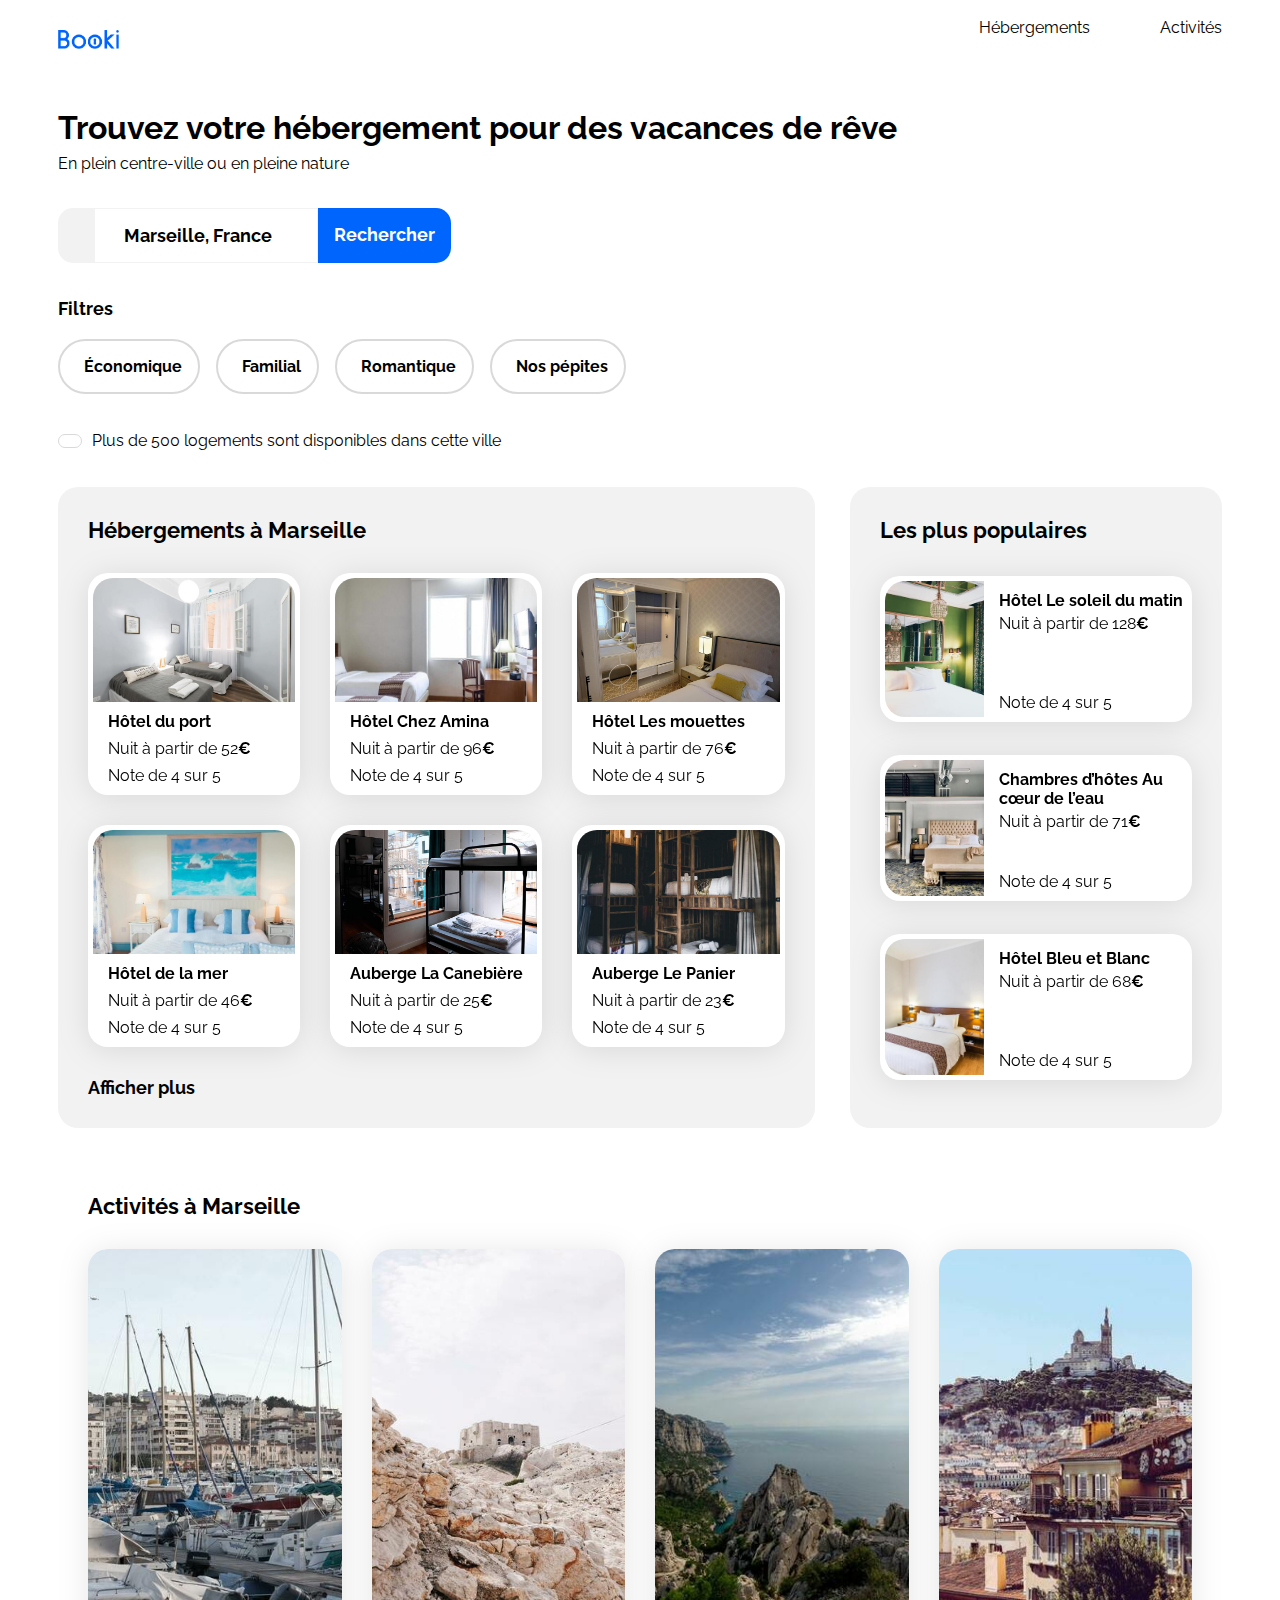
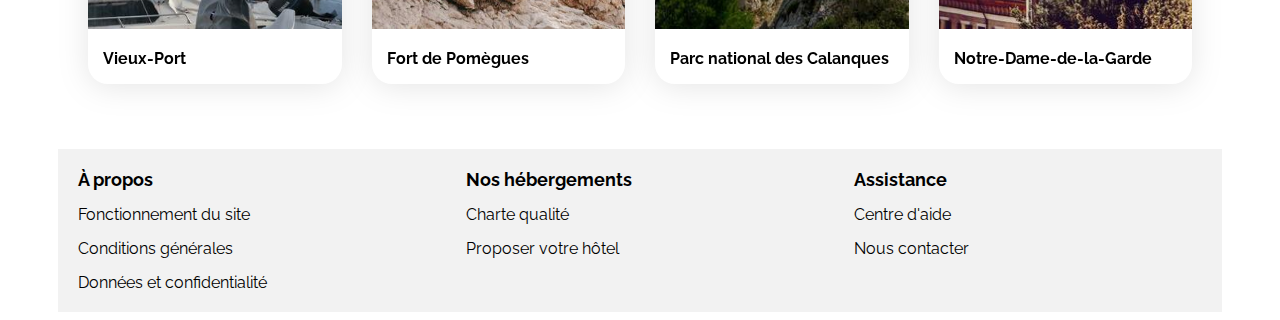
<file: index.html>
<!DOCTYPE html>
<html lang="fr">
  <head>
    <meta charset="UTF-8">
    <meta name="viewport" content="width=device-width, initial-scale=1.0">
    <title>Booki</title>
    <link rel="preconnect" href="https://fonts.googleapis.com">
    <link rel="preconnect" href="https://fonts.gstatic.com" crossorigin>
    <link
      href="https://fonts.googleapis.com/css2?family=Raleway:wght@400;500;700&display=swap"
      rel="stylesheet"
   >
    <link
      rel="stylesheet"
      href="https://cdnjs.cloudflare.com/ajax/libs/font-awesome/6.2.1/css/all.min.css"
      integrity="sha512-MV7K8+y+gLIBoVD59lQIYicR65iaqukzvf/nwasF0nqhPay5w/9lJmVM2hMDcnK1OnMGCdVK+iQrJ7lzPJQd1w=="
      crossorigin="anonymous"
      referrerpolicy="no-referrer"
   >
    <link rel="preconnect" href="https://fonts.googleapis.com">
    <link rel="preconnect" href="https://fonts.gstatic.com" crossorigin>
    <link
      href="https://fonts.googleapis.com/css2?family=Raleway:ital,wght@0,100..900;1,100..900&display=swap"
      rel="stylesheet"
   >
    <link rel="stylesheet" href="./css/style.css">
  </head>

  <body>
    <div class="main-container">
      <header class="header-container">
        <img
          src="./images/logo/Booki.png"
          alt="Logo Booki"
          class="header-img"
       >
        <div class="header-nav">
          <nav class="header-items">
            <a href="#hebergements-anchor" class="header-item">Hébergements</a>
            <a href="#activites-anchor" class="header-item">Activités</a>
          </nav>
        </div>
      </header>
      <main>
        <div>
          <section class="hero-container">
            <div class="hero-location">
              <h1 class="main-title">
                Trouvez votre hébergement pour des vacances de rêve
              </h1>
              <p class="main-subtitle">
                En plein centre-ville ou en pleine nature
              </p>
              <div class="hero-searchbar">
                <i
                  class="fa-solid fa-location-dot hero-searchbarIcon"
                  aria-hidden="true"
                ></i>
                <form action="get" class="hero-searchbarForm">
                  <input
                    type="search"
                    value="Marseille, France"
                    class="hero-searchbarInput"
                 >
                </form>
                <div class="hero-searchbarButton">
                  <a href="#" class="searchbar-txt">Rechercher</a>
                  <a href="#"><i class="fa-solid fa-magnifying-glass"></i></a>
                </div>
              </div>
            </div>
            <div class="hero-filters">
              <strong class="hero-filtersTitle">Filtres</strong>
              <div class="hero-filtersButtons">
                <div class="hero-filtersButton">
                  <a href="#"
                    ><i
                      class="fa-solid fa-money-bill-wave buttonIcon"
                      aria-hidden="true"
                    ></i
                    >Économique</a
                  >
                </div>
                <div class="hero-filtersButton">
                  <a href="#"
                    ><i
                      class="fa-solid fa-person buttonIcon"
                      aria-hidden="true"
                    ></i
                    >Familial</a
                  >
                </div>
                <div class="hero-filtersButton">
                  <a href="#"
                    ><i
                      class="fa-solid fa-heart buttonIcon"
                      aria-hidden="true"
                    ></i
                    >Romantique</a
                  >
                </div>
                <div class="hero-filtersButton">
                  <a href="#"
                    ><i
                      class="fa-solid fa-fire buttonIcon"
                      aria-hidden="true"
                    ></i
                    >Nos pépites</a
                  >
                </div>
              </div>
              <div class="hero-filtersInfo">
                <i class="fa-solid fa-info infoIcon" aria-hidden="true"></i>
                <p>Plus de 500 logements sont disponibles dans cette ville</p>
              </div>
            </div>
          </section>
          <a id="hebergements-anchor"></a>
          <div class="hebergements-and-populaires">
            <section class="hebergements">
              <h2 class="section-title">Hébergements à Marseille</h2>
              <div class="hebergements-cards">
                <a href="#">
                  <article class="card">
                    <img
                      src="./images/hebergements/fred-kleber.jpg"
                      alt="Image de la chambre d'hotêl montrant un lit"
                   >
                    <div class="card-content">
                      <div class="card-txt">
                        <h3 class="card-title">Hôtel du port</h3>
                        <p class="card-subtitle">
                          Nuit à partir de 52<span class="euro">€</span>
                        </p>
                      </div>
                      <div class="card-rating">
                        <i
                          class="fa-xs fa-solid fa-star"
                          aria-hidden="true"
                        ></i>
                        <i
                          class="fa-xs fa-solid fa-star"
                          aria-hidden="true"
                        ></i>
                        <i
                          class="fa-xs fa-solid fa-star"
                          aria-hidden="true"
                        ></i>
                        <i
                          class="fa-xs fa-solid fa-star"
                          aria-hidden="true"
                        ></i>
                        <i
                          class="fa-xs fa-solid fa-star neutral-star"
                          aria-hidden="true"
                        ></i>
                        <span class="sr-only">Note de 4 sur 5</span>
                      </div>
                    </div>
                  </article>
                </a>
                <a href="#">
                  <article class="card">
                    <img
                      src="./images/hebergements/febrian-zakaria.jpg"
                      alt="Image de la chambre d'hotêl montrant un lit"
                   >
                    <div class="card-content">
                      <div class="card-txt">
                        <h3 class="card-title">Hôtel Chez Amina</h3>
                        <p class="card-subtitle">
                          Nuit à partir de 96<span class="euro">€</span>
                        </p>
                      </div>
                      <div class="card-rating">
                        <i
                          class="fa-xs fa-solid fa-star"
                          aria-hidden="true"
                        ></i>
                        <i
                          class="fa-xs fa-solid fa-star"
                          aria-hidden="true"
                        ></i>
                        <i
                          class="fa-xs fa-solid fa-star"
                          aria-hidden="true"
                        ></i>
                        <i
                          class="fa-xs fa-solid fa-star"
                          aria-hidden="true"
                        ></i>
                        <i
                          class="fa-xs fa-solid fa-star neutral-star"
                          aria-hidden="true"
                        ></i>
                        <span class="sr-only">Note de 4 sur 5</span>
                      </div>
                    </div>
                  </article>
                </a>
                <a href="#">
                  <article class="card">
                    <img
                      src="./images/hebergements/reisetopia.jpg"
                      alt="Image de la chambre d'hotêl montrant un lit"
                   >
                    <div class="card-content">
                      <div class="card-txt">
                        <h3 class="card-title">Hôtel Les mouettes</h3>
                        <p class="card-subtitle">
                          Nuit à partir de 76<span class="euro">€</span>
                        </p>
                      </div>
                      <div class="card-rating">
                        <i
                          class="fa-xs fa-solid fa-star"
                          aria-hidden="true"
                        ></i>
                        <i
                          class="fa-xs fa-solid fa-star"
                          aria-hidden="true"
                        ></i>
                        <i
                          class="fa-xs fa-solid fa-star"
                          aria-hidden="true"
                        ></i>
                        <i
                          class="fa-xs fa-solid fa-star"
                          aria-hidden="true"
                        ></i>
                        <i
                          class="fa-xs fa-solid fa-star neutral-star"
                          aria-hidden="true"
                        ></i>
                        <span class="sr-only">Note de 4 sur 5</span>
                      </div>
                    </div>
                  </article>
                </a>
                <a href="#">
                  <article class="card">
                    <img
                      src="./images/hebergements/annie-spratt.jpg"
                      alt="Image de la chambre d'hotêl montrant un lit"
                   >
                    <div class="card-content">
                      <div class="card-txt">
                        <h3 class="card-title">Hôtel de la mer</h3>
                        <p class="card-subtitle">
                          Nuit à partir de 46<span class="euro">€</span>
                        </p>
                      </div>
                      <div class="card-rating">
                        <i
                          class="fa-xs fa-solid fa-star"
                          aria-hidden="true"
                        ></i>
                        <i
                          class="fa-xs fa-solid fa-star"
                          aria-hidden="true"
                        ></i>
                        <i
                          class="fa-xs fa-solid fa-star"
                          aria-hidden="true"
                        ></i>
                        <i
                          class="fa-xs fa-solid fa-star"
                          aria-hidden="true"
                        ></i>
                        <i
                          class="fa-xs fa-solid fa-star neutral-star"
                          aria-hidden="true"
                        ></i>
                        <span class="sr-only">Note de 4 sur 5</span>
                      </div>
                    </div>
                  </article>
                </a>
                <a href="#">
                  <article class="card">
                    <img
                      src="./images/hebergements/marcus-loke.jpg"
                      alt="Image de la chambre d'hotêl montrant un lit"
                   >
                    <div class="card-content">
                      <div class="card-txt">
                        <h3 class="card-title">Auberge La Canebière</h3>
                        <p class="card-subtitle">
                          Nuit à partir de 25<span class="euro">€</span>
                        </p>
                      </div>
                      <div class="card-rating">
                        <i
                          class="fa-xs fa-solid fa-star"
                          aria-hidden="true"
                        ></i>
                        <i
                          class="fa-xs fa-solid fa-star"
                          aria-hidden="true"
                        ></i>
                        <i
                          class="fa-xs fa-solid fa-star"
                          aria-hidden="true"
                        ></i>
                        <i
                          class="fa-xs fa-solid fa-star"
                          aria-hidden="true"
                        ></i>
                        <i
                          class="fa-xs fa-solid fa-star neutral-star"
                          aria-hidden="true"
                        ></i>
                        <span class="sr-only">Note de 4 sur 5</span>
                      </div>
                    </div>
                  </article>
                </a>
                <a href="#">
                  <article class="card">
                    <img
                      src="./images/hebergements/nicate-lee.jpg"
                      alt="Image de la chambre d'hotêl montrant un lit"
                   >
                    <div class="card-content">
                      <div class="card-txt">
                        <h3 class="card-title">Auberge Le Panier</h3>
                        <p class="card-subtitle">
                          Nuit à partir de 23<span class="euro">€</span>
                        </p>
                      </div>
                      <div class="card-rating">
                        <i
                          class="fa-xs fa-solid fa-star"
                          aria-hidden="true"
                        ></i>
                        <i
                          class="fa-xs fa-solid fa-star"
                          aria-hidden="true"
                        ></i>
                        <i
                          class="fa-xs fa-solid fa-star"
                          aria-hidden="true"
                        ></i>
                        <i
                          class="fa-xs fa-solid fa-star"
                          aria-hidden="true"
                        ></i>
                        <i
                          class="fa-xs fa-solid fa-star neutral-star"
                          aria-hidden="true"
                        ></i>
                        <span class="sr-only">Note de 4 sur 5</span>
                      </div>
                    </div>
                  </article>
                </a>
              </div>
              <a href="#" class="hebergements-more">Afficher plus</a>
            </section>
            <section class="populaires">
              <div class="populaires-title">
                <h2 class="section-title">Les plus populaires</h2>
                <i class="fa-solid fa-chart-line" aria-hidden="true"></i>
              </div>
              <div class="populaires-cards">
                <a href="#">
                  <article class="card">
                    <img
                      src="./images/hebergements/emile-guillemot.jpg"
                      alt="Image de la chambre d'hôtel montrant un lit"
                   >
                    <div class="card-content">
                      <div class="card-txt">
                        <h3 class="card-title">Hôtel Le soleil du matin</h3>
                        <p class="card-subtitle">
                          Nuit à partir de 128<span class="euro">€</span>
                        </p>
                      </div>
                      <div class="card-rating">
                        <i
                          class="fa-xs fa-solid fa-star"
                          aria-hidden="true"
                        ></i>
                        <i
                          class="fa-xs fa-solid fa-star"
                          aria-hidden="true"
                        ></i>
                        <i
                          class="fa-xs fa-solid fa-star"
                          aria-hidden="true"
                        ></i>
                        <i
                          class="fa-xs fa-solid fa-star"
                          aria-hidden="true"
                        ></i>
                        <i
                          class="fa-xs fa-solid fa-star neutral-star"
                          aria-hidden="true"
                        ></i>
                        <span class="sr-only">Note de 4 sur 5</span>
                      </div>
                    </div>
                  </article>
                </a>
                <a href="#">
                  <article class="card">
                    <img
                      src="./images/hebergements/aw-creative.jpg"
                      alt="Image de la chambre d'hôtel montrant un lit"
                   >
                    <div class="card-content">
                      <div class="card-txt">
                        <h3 class="card-title">
                          Chambres d’hôtes Au cœur de l’eau
                        </h3>
                        <p class="card-subtitle">
                          Nuit à partir de 71<span class="euro">€</span>
                        </p>
                      </div>
                      <div class="card-rating">
                        <i
                          class="fa-xs fa-solid fa-star"
                          aria-hidden="true"
                        ></i>
                        <i
                          class="fa-xs fa-solid fa-star"
                          aria-hidden="true"
                        ></i>
                        <i
                          class="fa-xs fa-solid fa-star"
                          aria-hidden="true"
                        ></i>
                        <i
                          class="fa-xs fa-solid fa-star"
                          aria-hidden="true"
                        ></i>
                        <i
                          class="fa-xs fa-solid fa-star neutral-star"
                          aria-hidden="true"
                        ></i>
                        <span class="sr-only">Note de 4 sur 5</span>
                      </div>
                    </div>
                  </article>
                </a>
                <a href="#">
                  <article class="card">
                    <img
                      src="./images/hebergements/febrian-zakaria2.jpg"
                      alt="Image de la chambre d'hôtel montrant un lit"
                   >
                    <div class="card-content">
                      <div class="card-txt">
                        <h3 class="card-title">Hôtel Bleu et Blanc</h3>
                        <p class="card-subtitle">
                          Nuit à partir de 68<span class="euro">€</span>
                        </p>
                      </div>
                      <div class="card-rating">
                        <i
                          class="fa-xs fa-solid fa-star"
                          aria-hidden="true"
                        ></i>
                        <i
                          class="fa-xs fa-solid fa-star"
                          aria-hidden="true"
                        ></i>
                        <i
                          class="fa-xs fa-solid fa-star"
                          aria-hidden="true"
                        ></i>
                        <i
                          class="fa-xs fa-solid fa-star"
                          aria-hidden="true"
                        ></i>
                        <i
                          class="fa-xs fa-solid fa-star neutral-star"
                          aria-hidden="true"
                        ></i>
                        <span class="sr-only">Note de 4 sur 5</span>
                      </div>
                    </div>
                  </article>
                </a>
              </div>
            </section>
          </div>
          <a id="activites-anchor"></a>
          <div class="activites">
            <h2 class="section-title">Activités à Marseille</h2>
            <div class="activites-cards">
              <div class="card">
                <a href="#">
                  <img
                    src="./images/activites/reno-laithienne.jpg"
                    alt="Image du Vieux-port"
                 >
                  <h3 class="card-title">Vieux-Port</h3>
                </a>
              </div>
              <div class="card">
                <a href="#">
                  <img
                    src="./images/activites/paul-hermann.jpg"
                    alt="Image du fort de Pomègues"
                 >
                  <h3 class="card-title">Fort de Pomègues</h3>
                </a>
              </div>
              <div class="card">
                <a href="#">
                  <img
                    src="./images/activites/kilyan-sockalingum.jpg"
                    alt="Image au sommet des calanques avec vue sur la mer"
                 >
                  <h3 class="card-title">Parc national des Calanques</h3>
                </a>
              </div>
              <div class="card">
                <a href="#">
                  <img
                    src="./images/activites/florian-wehde.jpg"
                    alt="Image de Marseille avec vue sur Notre-Dame"
                 >
                  <h3 class="card-title">Notre-Dame-de-la-Garde</h3>
                </a>
              </div>
            </div>
          </div>
        </div>
      </main>
      <footer class="footer-container">
        <div class="footer-section">
          <h3 class="footer-title">À propos</h3>
          <a href="#" class="footer-link">Fonctionnement du site</a>
          <a href="#" class="footer-link">Conditions générales</a>
          <a href="#" class="footer-link">Données et confidentialité</a>
        </div>
        <div class="footer-section">
          <h3 class="footer-title">Nos hébergements</h3>
          <a href="#" class="footer-link">Charte qualité</a>
          <a href="#" class="footer-link">Proposer votre hôtel</a>
        </div>
        <div class="footer-section">
          <h3 class="footer-title">Assistance</h3>
          <a href="#" class="footer-link">Centre d'aide</a>
          <a href="#" class="footer-link">Nous contacter</a>
        </div>
      </footer>
    </div>
  </body>
</html>
</file>
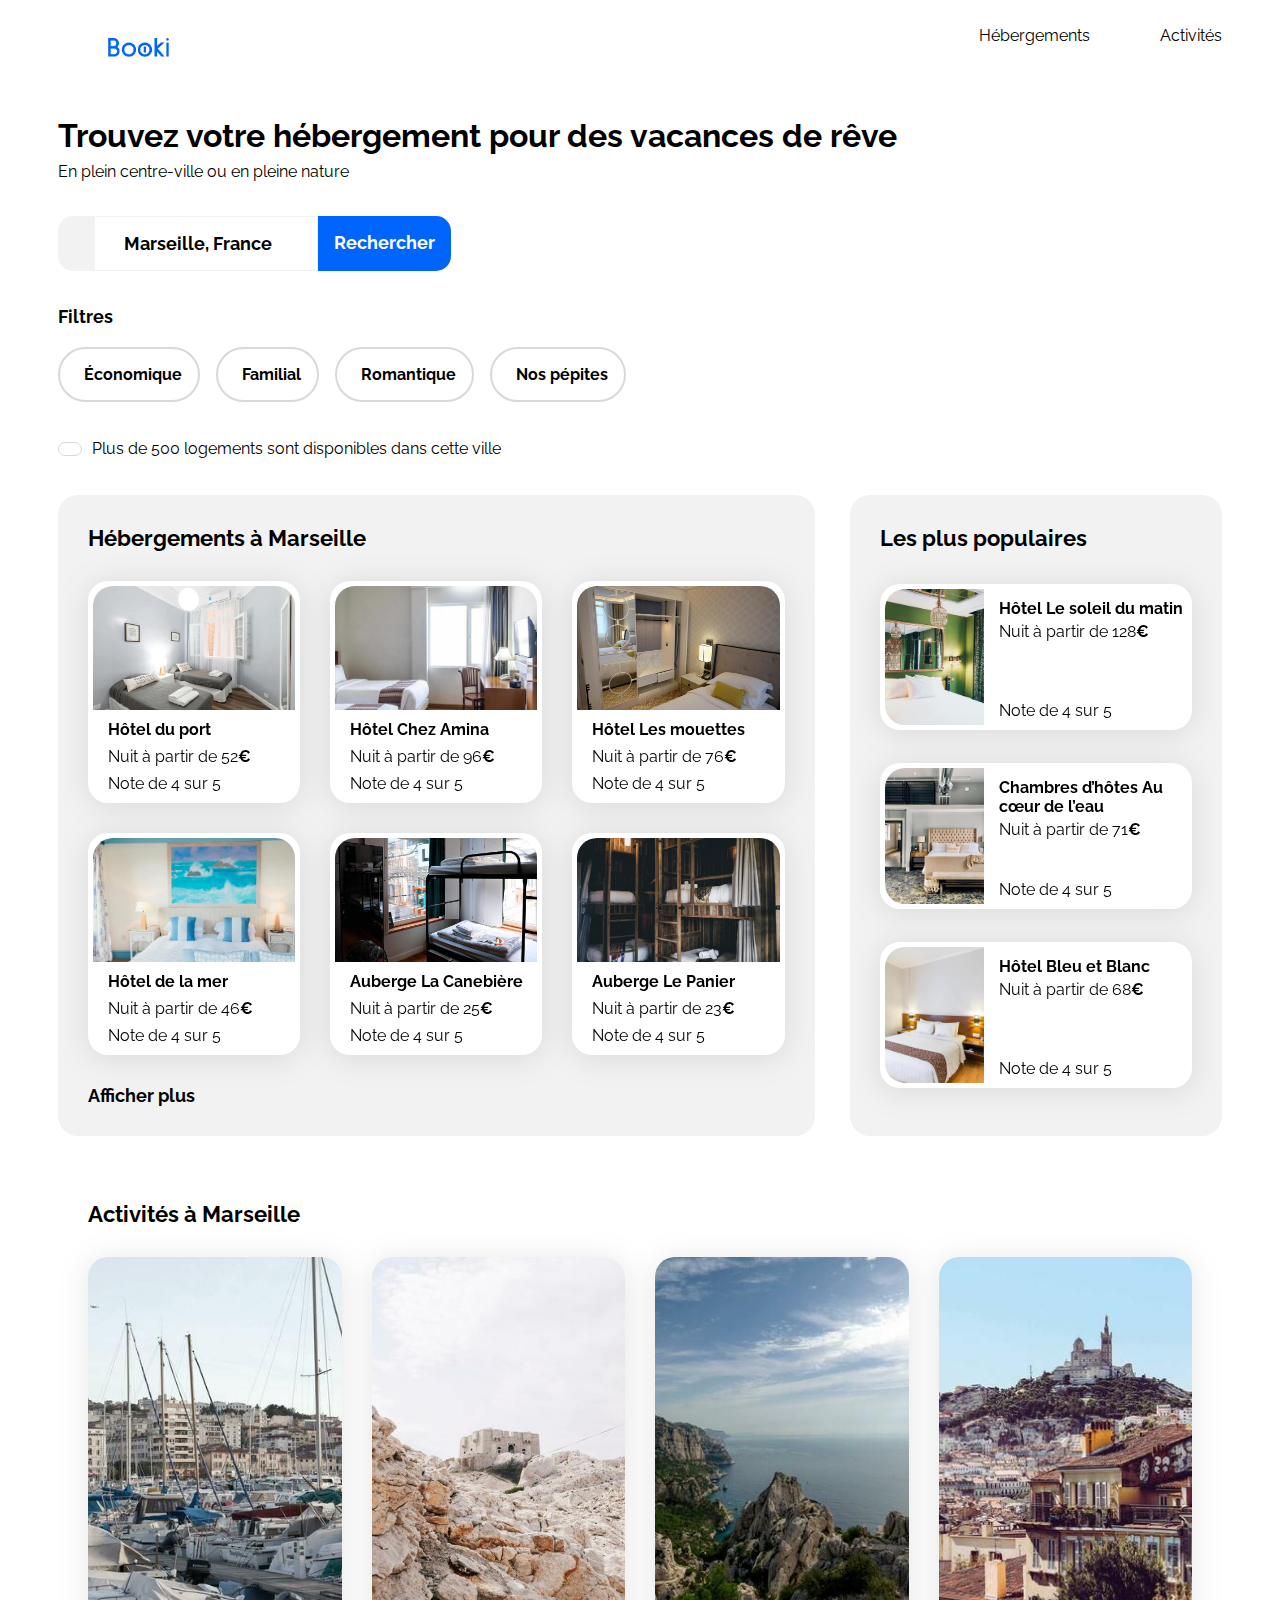
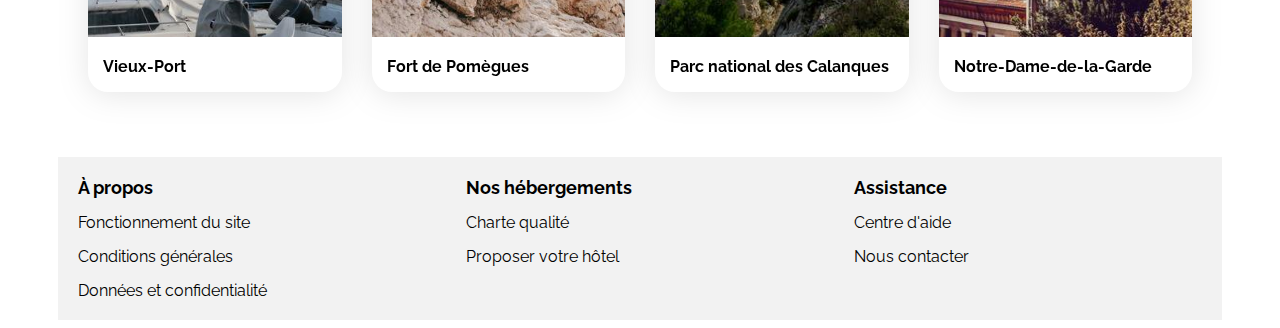
<file: booki-starter-code-master/index.html>
<!DOCTYPE html>
<html lang="fr">
  <head>
    <meta charset="UTF-8" />
    <meta name="viewport" content="width=device-width, initial-scale=1.0" />
    <title>Booki</title>
    <link rel="preconnect" href="https://fonts.googleapis.com" />
    <link rel="preconnect" href="https://fonts.gstatic.com" crossorigin />
    <link
      href="https://fonts.googleapis.com/css2?family=Raleway:wght@400;500;700&display=swap"
      rel="stylesheet"
    />
    <link
      rel="stylesheet"
      href="https://cdnjs.cloudflare.com/ajax/libs/font-awesome/6.2.1/css/all.min.css"
      integrity="sha512-MV7K8+y+gLIBoVD59lQIYicR65iaqukzvf/nwasF0nqhPay5w/9lJmVM2hMDcnK1OnMGCdVK+iQrJ7lzPJQd1w=="
      crossorigin="anonymous"
      referrerpolicy="no-referrer"
    />
    <link rel="preconnect" href="https://fonts.googleapis.com" />
    <link rel="preconnect" href="https://fonts.gstatic.com" crossorigin />
    <link
      href="https://fonts.googleapis.com/css2?family=Raleway:ital,wght@0,100..900;1,100..900&display=swap"
      rel="stylesheet"
    />
    <link rel="stylesheet" href="./css/style.css" />
  </head>

  <body>
    <div class="main-container">
      <header class="header-container">
        <img
          src="./images/logo/Booki.png"
          alt="Logo Booki"
          class="header-img"
        />
        <div class="header-nav">
          <nav class="header-items">
            <a href="#hebergements-anchor" class="header-item">Hébergements</a>
            <a href="#activites-anchor" class="header-item">Activités</a>
          </nav>
        </div>
      </header>
      <main>
        <div>
          <section class="hero-container">
            <div class="hero-location">
              <h1 class="main-title">
                Trouvez votre hébergement pour des vacances de rêve
              </h1>
              <p class="main-subtitle">
                En plein centre-ville ou en pleine nature
              </p>
              <div class="hero-searchbar">
                <i
                  class="fa-solid fa-location-dot hero-searchbarIcon"
                  aria-hidden="true"
                ></i>
                <form action="">
                  <input
                    type="search"
                    value="Marseille, France"
                    class="hero-searchbarInput"
                  />
                </form>
                <div class="hero-searchbarButton">
                  <a href="#" class="searchbar-txt">Rechercher</a>
                  <a href="#"><i class="fa-solid fa-magnifying-glass"></i></a>
                </div>
              </div>
            </div>
            <div class="hero-filters">
              <strong class="hero-filtersTitle">Filtres</strong>
              <div class="hero-filtersButtons">
                <div class="hero-filtersButton">
                  <a href="#"
                    ><i
                      class="fa-solid fa-money-bill-wave buttonIcon"
                      aria-hidden="true"
                    ></i
                    >Économique</a
                  >
                </div>
                <div class="hero-filtersButton">
                  <a href="#"
                    ><i
                      class="fa-solid fa-person buttonIcon"
                      aria-hidden="true"
                    ></i
                    >Familial</a
                  >
                </div>
                <div class="hero-filtersButton">
                  <a href="#"
                    ><i
                      class="fa-solid fa-heart buttonIcon"
                      aria-hidden="true"
                    ></i
                    >Romantique</a
                  >
                </div>
                <div class="hero-filtersButton">
                  <a href="#"
                    ><i
                      class="fa-solid fa-fire buttonIcon"
                      aria-hidden="true"
                    ></i
                    >Nos pépites</a
                  >
                </div>
              </div>
              <div class="hero-filtersInfo">
                <i class="fa-solid fa-info infoIcon" aria-hidden="true"></i>
                <p>Plus de 500 logements sont disponibles dans cette ville</p>
              </div>
            </div>
          </section>
          <a id="hebergements-anchor"></a>
          <div class="hebergements-and-populaires">
            <section class="hebergements">
              <h2 class="section-title">Hébergements à Marseille</h2>
              <div class="hebergements-cards">
                <a href="#">
                  <article class="card">
                    <img
                      src="./images/hebergements/fred-kleber.jpg"
                      alt="Image de la chambre d'hotêl montrant un lit"
                    />
                    <div class="card-content">
                      <div class="card-txt">
                        <h3 class="card-title">Hôtel du port</h3>
                        <p class="card-subtitle">
                          Nuit à partir de 52<span class="euro">€</span>
                        </p>
                      </div>
                      <div class="card-rating">
                        <i
                          class="fa-xs fa-solid fa-star"
                          aria-hidden="true"
                        ></i>
                        <i
                          class="fa-xs fa-solid fa-star"
                          aria-hidden="true"
                        ></i>
                        <i
                          class="fa-xs fa-solid fa-star"
                          aria-hidden="true"
                        ></i>
                        <i
                          class="fa-xs fa-solid fa-star"
                          aria-hidden="true"
                        ></i>
                        <i
                          class="fa-xs fa-solid fa-star neutral-star"
                          aria-hidden="true"
                        ></i>
                        <span class="sr-only">Note de 4 sur 5</span>
                      </div>
                    </div>
                  </article>
                </a>
                <a href="#">
                  <article class="card">
                    <img
                      src="./images/hebergements/febrian-zakaria.jpg"
                      alt="Image de la chambre d'hotêl montrant un lit"
                    />
                    <div class="card-content">
                      <div class="card-txt">
                        <h3 class="card-title">Hôtel Chez Amina</h3>
                        <p class="card-subtitle">
                          Nuit à partir de 96<span class="euro">€</span>
                        </p>
                      </div>
                      <div class="card-rating">
                        <i
                          class="fa-xs fa-solid fa-star"
                          aria-hidden="true"
                        ></i>
                        <i
                          class="fa-xs fa-solid fa-star"
                          aria-hidden="true"
                        ></i>
                        <i
                          class="fa-xs fa-solid fa-star"
                          aria-hidden="true"
                        ></i>
                        <i
                          class="fa-xs fa-solid fa-star"
                          aria-hidden="true"
                        ></i>
                        <i
                          class="fa-xs fa-solid fa-star neutral-star"
                          aria-hidden="true"
                        ></i>
                        <span class="sr-only">Note de 4 sur 5</span>
                      </div>
                    </div>
                  </article>
                </a>
                <a href="#">
                  <article class="card">
                    <img
                      src="./images/hebergements/reisetopia.jpg"
                      alt="Image de la chambre d'hotêl montrant un lit"
                    />
                    <div class="card-content">
                      <div class="card-txt">
                        <h3 class="card-title">Hôtel Les mouettes</h3>
                        <p class="card-subtitle">
                          Nuit à partir de 76<span class="euro">€</span>
                        </p>
                      </div>
                      <div class="card-rating">
                        <i
                          class="fa-xs fa-solid fa-star"
                          aria-hidden="true"
                        ></i>
                        <i
                          class="fa-xs fa-solid fa-star"
                          aria-hidden="true"
                        ></i>
                        <i
                          class="fa-xs fa-solid fa-star"
                          aria-hidden="true"
                        ></i>
                        <i
                          class="fa-xs fa-solid fa-star"
                          aria-hidden="true"
                        ></i>
                        <i
                          class="fa-xs fa-solid fa-star neutral-star"
                          aria-hidden="true"
                        ></i>
                        <span class="sr-only">Note de 4 sur 5</span>
                      </div>
                    </div>
                  </article>
                </a>
                <a href="#">
                  <article class="card">
                    <img
                      src="./images/hebergements/annie-spratt.jpg"
                      alt="Image de la chambre d'hotêl montrant un lit"
                    />
                    <div class="card-content">
                      <div class="card-txt">
                        <h3 class="card-title">Hôtel de la mer</h3>
                        <p class="card-subtitle">
                          Nuit à partir de 46<span class="euro">€</span>
                        </p>
                      </div>
                      <div class="card-rating">
                        <i
                          class="fa-xs fa-solid fa-star"
                          aria-hidden="true"
                        ></i>
                        <i
                          class="fa-xs fa-solid fa-star"
                          aria-hidden="true"
                        ></i>
                        <i
                          class="fa-xs fa-solid fa-star"
                          aria-hidden="true"
                        ></i>
                        <i
                          class="fa-xs fa-solid fa-star"
                          aria-hidden="true"
                        ></i>
                        <i
                          class="fa-xs fa-solid fa-star neutral-star"
                          aria-hidden="true"
                        ></i>
                        <span class="sr-only">Note de 4 sur 5</span>
                      </div>
                    </div>
                  </article>
                </a>
                <a href="#">
                  <article class="card">
                    <img
                      src="./images/hebergements/marcus-loke.jpg"
                      alt="Image de la chambre d'hotêl montrant un lit"
                    />
                    <div class="card-content">
                      <div class="card-txt">
                        <h3 class="card-title">Auberge La Canebière</h3>
                        <p class="card-subtitle">
                          Nuit à partir de 25<span class="euro">€</span>
                        </p>
                      </div>
                      <div class="card-rating">
                        <i
                          class="fa-xs fa-solid fa-star"
                          aria-hidden="true"
                        ></i>
                        <i
                          class="fa-xs fa-solid fa-star"
                          aria-hidden="true"
                        ></i>
                        <i
                          class="fa-xs fa-solid fa-star"
                          aria-hidden="true"
                        ></i>
                        <i
                          class="fa-xs fa-solid fa-star"
                          aria-hidden="true"
                        ></i>
                        <i
                          class="fa-xs fa-solid fa-star neutral-star"
                          aria-hidden="true"
                        ></i>
                        <span class="sr-only">Note de 4 sur 5</span>
                      </div>
                    </div>
                  </article>
                </a>
                <a href="#">
                  <article class="card">
                    <img
                      src="./images/hebergements/nicate-lee.jpg"
                      alt="Image de la chambre d'hotêl montrant un lit"
                    />
                    <div class="card-content">
                      <div class="card-txt">
                        <h3 class="card-title">Auberge Le Panier</h3>
                        <p class="card-subtitle">
                          Nuit à partir de 23<span class="euro">€</span>
                        </p>
                      </div>
                      <div class="card-rating">
                        <i
                          class="fa-xs fa-solid fa-star"
                          aria-hidden="true"
                        ></i>
                        <i
                          class="fa-xs fa-solid fa-star"
                          aria-hidden="true"
                        ></i>
                        <i
                          class="fa-xs fa-solid fa-star"
                          aria-hidden="true"
                        ></i>
                        <i
                          class="fa-xs fa-solid fa-star"
                          aria-hidden="true"
                        ></i>
                        <i
                          class="fa-xs fa-solid fa-star neutral-star"
                          aria-hidden="true"
                        ></i>
                        <span class="sr-only">Note de 4 sur 5</span>
                      </div>
                    </div>
                  </article>
                </a>
              </div>
              <a href="#" class="hebergements-more">Afficher plus</a>
            </section>
            <section class="populaires">
              <div class="populaires-title">
                <h2 class="section-title">Les plus populaires</h2>
                <i class="fa-solid fa-chart-line" aria-hidden="true"></i>
              </div>
              <div class="populaires-cards">
                <a href="#">
                  <article class="card">
                    <img
                      src="./images/hebergements/emile-guillemot.jpg"
                      alt="Image de la chambre d'hôtel montrant un lit"
                    />
                    <div class="card-content">
                      <div class="card-txt">
                        <h3 class="card-title">Hôtel Le soleil du matin</h3>
                        <p class="card-subtitle">
                          Nuit à partir de 128<span class="euro">€</span>
                        </p>
                      </div>
                      <div class="card-rating">
                        <i
                          class="fa-xs fa-solid fa-star"
                          aria-hidden="true"
                        ></i>
                        <i
                          class="fa-xs fa-solid fa-star"
                          aria-hidden="true"
                        ></i>
                        <i
                          class="fa-xs fa-solid fa-star"
                          aria-hidden="true"
                        ></i>
                        <i
                          class="fa-xs fa-solid fa-star"
                          aria-hidden="true"
                        ></i>
                        <i
                          class="fa-xs fa-solid fa-star neutral-star"
                          aria-hidden="true"
                        ></i>
                        <span class="sr-only">Note de 4 sur 5</span>
                      </div>
                    </div>
                  </article>
                </a>
                <a href="#">
                  <article class="card">
                    <img
                      src="./images/hebergements/aw-creative.jpg"
                      alt="Image de la chambre d'hôtel montrant un lit"
                    />
                    <div class="card-content">
                      <div class="card-txt">
                        <h3 class="card-title">
                          Chambres d’hôtes Au cœur de l’eau
                        </h3>
                        <p class="card-subtitle">
                          Nuit à partir de 71<span class="euro">€</span>
                        </p>
                      </div>
                      <div class="card-rating">
                        <i
                          class="fa-xs fa-solid fa-star"
                          aria-hidden="true"
                        ></i>
                        <i
                          class="fa-xs fa-solid fa-star"
                          aria-hidden="true"
                        ></i>
                        <i
                          class="fa-xs fa-solid fa-star"
                          aria-hidden="true"
                        ></i>
                        <i
                          class="fa-xs fa-solid fa-star"
                          aria-hidden="true"
                        ></i>
                        <i
                          class="fa-xs fa-solid fa-star neutral-star"
                          aria-hidden="true"
                        ></i>
                        <span class="sr-only">Note de 4 sur 5</span>
                      </div>
                    </div>
                  </article>
                </a>
                <a href="#">
                  <article class="card">
                    <img
                      src="./images/hebergements/febrian-zakaria2.jpg"
                      alt="Image de la chambre d'hôtel montrant un lit"
                    />
                    <div class="card-content">
                      <div class="card-txt">
                        <h3 class="card-title">Hôtel Bleu et Blanc</h3>
                        <p class="card-subtitle">
                          Nuit à partir de 68<span class="euro">€</span>
                        </p>
                      </div>
                      <div class="card-rating">
                        <i
                          class="fa-xs fa-solid fa-star"
                          aria-hidden="true"
                        ></i>
                        <i
                          class="fa-xs fa-solid fa-star"
                          aria-hidden="true"
                        ></i>
                        <i
                          class="fa-xs fa-solid fa-star"
                          aria-hidden="true"
                        ></i>
                        <i
                          class="fa-xs fa-solid fa-star"
                          aria-hidden="true"
                        ></i>
                        <i
                          class="fa-xs fa-solid fa-star neutral-star"
                          aria-hidden="true"
                        ></i>
                        <span class="sr-only">Note de 4 sur 5</span>
                      </div>
                    </div>
                  </article>
                </a>
              </div>
            </section>
          </div>
          <a id="activites-anchor"></a>
          <div class="activites">
            <h2 class="section-title">Activités à Marseille</h2>
            <div class="activites-cards">
              <div class="card">
                <a href="#">
                  <img
                    src="./images/activites/reno-laithienne.jpg"
                    alt="Image du Vieux-port"
                  />
                  <h3 class="card-title">Vieux-Port</h3>
                </a>
              </div>
              <div class="card">
                <a href="#">
                  <img
                    src="./images/activites/paul-hermann.jpg"
                    alt="Image du fort de Pomègues"
                  />
                  <h3 class="card-title">Fort de Pomègues</h3>
                </a>
              </div>
              <div class="card">
                <a href="#">
                  <img
                    src="./images/activites/kilyan-sockalingum.jpg"
                    alt="Image au sommet des calanques avec vue sur la mer"
                  />
                  <h3 class="card-title">Parc national des Calanques</h3>
                </a>
              </div>
              <div class="card">
                <a href="#">
                  <img
                    src="./images/activites/florian-wehde.jpg"
                    alt="Image de Marseille avec vue sur Notre-Dame"
                  />
                  <h3 class="card-title">Notre-Dame-de-la-Garde</h3>
                </a>
              </div>
            </div>
          </div>
        </div>
      </main>
      <footer class="footer-container">
        <div class="footer-section">
          <h3 class="footer-title">À propos</h3>
          <a href="#" class="footer-link">Fonctionnement du site</a>
          <a href="#" class="footer-link">Conditions générales</a>
          <a href="#" class="footer-link">Données et confidentialité</a>
        </div>
        <div class="footer-section">
          <h3 class="footer-title">Nos hébergements</h3>
          <a href="#" class="footer-link">Charte qualité</a>
          <a href="#" class="footer-link">Proposer votre hôtel</a>
        </div>
        <div class="footer-section">
          <h3 class="footer-title">Assistance</h3>
          <a href="#" class="footer-link">Centre d'aide</a>
          <a href="#" class="footer-link">Nous contacter</a>
        </div>
      </footer>
    </div>
  </body>
</html>
</file>
<file: css/style.css>
/****** General ***********/
* {
    font-family: 'Raleway', sans-serif;
}

:root {
    --main-color: #0065FC;
    --main-bg-color: #F2F2F2;
    --filter-bg-color: #DEEBFF;
}

.fa-solid {
    color: var(--main-color);
}

body {
    margin-top: 0;
    display: flex;
    justify-content: center;
}

.main-container {
    width: 100%;
    max-width: 1440px;
    padding: 0 50px;
    box-sizing: border-box;
    display: flex;
    flex-direction: column;
}

/* Header */
.header-container {
    display: flex;
    flex-direction: row;
    justify-content: space-between;
}

.header-img {
    width: 61px;
    height: 19px;
    padding: 30px 0;
}

.header-items {
    display: flex;
    flex-direction: row;
    gap: 70px;
}

.header-item {
    font-size: 16px;
    padding-top: 16px;
    border-top: solid 2px transparent;
}

.header-item:hover {
    color: var(--main-color);
    border-top: solid 2px var(--main-color);
}

/* Hero */
.hero-container {
    margin-top: 30px;
}
.main-title {
    margin: 0 0 8px 0;
}

.main-subtitle {
    margin: 0;
    font-size: 16px;
}

.hero-searchbar {
    display: flex;
    flex-direction: row;
    justify-content: start;
    margin: 35px 0;
}

.hero-searchbarIcon {
    color: black;
    display: flex;
    background-color: var(--main-bg-color);
    border-radius: 15px 0 0 15px;
    padding: 16px 18px;
    align-items: center;
}

.hero-searchbarInput {
    padding: 16px 0;
    border: solid 1px var(--main-bg-color);
    font-size: 18px;
    font-weight: 700;
    text-align: center;
}

.hero-searchbarButton {
    display: inline-block;
    background-color: var(--main-color);
    color: white;
    font-size: 18px;
    font-weight: 700;
    border-radius: 0 15px 15px 0;
    padding: 16px;
    align-items: center;
}

.hero-searchbarButton i {
    color: white;
    border-radius: 15px;
    display: none;
}

.hero-filters {
    display: flex;
    flex-direction: column;
}

.hero-filtersTitle {
    font-size: 18px;
}

.hero-filtersButtons {
    display: flex;
    flex-direction: row;
    gap: 16px;
    margin-top: 20px;
}

.hero-filtersButton {
    border: solid 2px #D9D9D9;
    padding: 16px;
    border-radius: 50px;
    font-weight: 700;
    display: flex;
    align-items: center;
    justify-content: center;
}

.buttonIcon {
    margin-right: 8px;
}

.hero-filtersButton:hover {
    background-color: var(--filter-bg-color);
}

.hero-filtersInfo {
    margin: 35px 0;
    display: flex;
    flex-direction: row;
    align-items: center;
}

.hero-filtersInfo p {
    margin: 2px 10px;
}

.infoIcon {
    border: solid 1px #D9D9D9;
    border-radius: 100px;
    padding: 6px 11px;
}

/* Main */

a {
    color: inherit;
    text-decoration: none;
}

.section-title {
    margin: 0;
    font-size: 22px;
}

.card {
    background-color: white;
    border-radius: 20px;
    padding: 5px;
    filter: drop-shadow(0px 3px 15px rgba(0, 0, 0, 0.1));
}

.card img {
    object-fit: cover;
}

.card-title {
    font-size: 16px;
}

.euro {
    font-weight: 700;
}

.neutral-star {
    color: var(--main-bg-color)
}

/****** Hebergements And Populaires ***********/
.hebergements-and-populaires {
    display: flex;
    justify-content: space-between;
}

.hebergements-and-populaires section {
    background-color: var(--main-bg-color);
    border-radius: 20px;
    padding: 30px;
    box-sizing: border-box;
}

/****** Hebergements ***********/
.hebergements {
    width: 65%;
}

.hebergements .section-title {
    margin-bottom: 30px;
}

.hebergements-cards {
    display: grid;
    grid-template-columns: 1fr 1fr 1fr;
    grid-template-rows: 1fr 1fr;
    gap: 30px;
}

.hebergements-cards .card {
    display: flex;
    flex-direction: column;
}

.hebergements-cards img {
    width: 100%;
    height: 124px;
    border-radius: 20px 20px 0 0;
}

.hebergements-cards .card-content{
    padding-left: 15px;
}

.hebergements-cards .card-txt {
    margin-bottom: 8px;
    margin-top: 4px;
}


.hebergements-cards .card-title {
    margin-bottom: 8px;
    margin-top: 10px;
}

.hebergements-cards .card-subtitle {
    margin: 0;
}

.hebergements-cards .card-rating {
    margin-bottom: 5px;
}

.hebergements-more {
    display: inline-block;
    font-size: 18px;
    font-weight: 700;
    margin-top: 30px;
    width: 100%;
}

/****** Populaires ***********/
.populaires {
    width: 32%;
}

.populaires-title {
    display: flex;
    justify-content: space-between;
    align-items: center;
}

.populaires-cards .card {
    display: flex;
    margin-top: 33px;
}

.populaires-cards img {
    width: 33%;
    height: 136px;
    border-top-left-radius: 20px;
    border-bottom-left-radius: 20px;
}

.populaires-cards .card-content {
    width: 67%;
    padding-left: 15px;
    display: flex;
    flex-direction: column;
    justify-content: space-between;
    box-sizing: border-box;
}

.populaires-cards .card-title {
    margin-top: 10px;
    margin-bottom: 4px;
}

.populaires-cards .card-subtitle {
    margin: 0;
}

.populaires-cards .card-rating {
    margin-bottom: 5px;
}

/* Activités */
.activites {
    margin-top: 35px;
    margin-bottom: 35px;
    padding: 30px;
}

.activites .section-title {
    margin-bottom: 30px;
}

.activites-cards {
    display: grid;
    grid-template-columns: 1fr 1fr 1fr 1fr;
    gap: 30px;
}

.activites-cards .card {
    padding: 0;
}

.activites-cards img {
    height: 380px;
    width: 100%;
    border-radius: 20px 20px 0 0;
}

.activites-cards .card-title {
    padding-left: 15px;
    font-size: 16px;
}


.card-activites {
    background-color: white;
    border-radius: 20px;
    filter: drop-shadow(0px 3px 15px rgba(0, 0, 0, 0.1));
}

/* Footer */
.footer-container {
    display: grid;
    grid-template-columns: 1fr 1fr 1fr;
    background-color: var(--main-bg-color);
}

.footer-section {
    padding: 20px;
    display: flex;
    flex-direction: column;
}

.footer-title {
    font-size: 18px;
    margin: 0;
}

.footer-link {
    margin-top: 15px;
}





/* Le code ci-dessous correspond à la version responsive uniquement */

/****** Media queries ***********/
/* Medium devices (tablets, less/equal than 1024px) */
@media (max-width: 1024px) {
    .hebergements-and-populaires {
        flex-direction: column;
    }

    .hebergements {
        width: 100%;
    }

    .hebergements-cards .card-title {
        font-size: 14px;
    }

    .hebergements-cards .card-subtitle {
        font-size: 13px;
    }

    .populaires {
        width: 100%;
        margin-top: 50px;
    }

    .populaires-cards {
        display: flex;
        flex-direction: row;
        justify-content: space-between;
    }

    .populaires-cards a {
        width: 30%;
    }

    .populaires-cards .card-title {
        font-size: 14px;
    }

    .populaires-cards .card-subtitle {
        font-size: 13px;
    }

    .activites-cards img {
        height: 200px;
    }
}

/* Small devices (phones, less than 768px) */
@media (max-width: 767.98px) {
    body {
        margin: 0;
        min-width: 320px;
    }

    .main-container {
        padding: 0;
    }

    .header-container {
        display: flex;
        flex-direction: column;
        align-items: center;
        justify-content: space-around;
        width: 100%;
    }

    .header-img {
        padding: 30px;
        margin: 0 150px;
    }

    .header-items {
        gap: 0;
        display: grid;
        grid-template-columns: 1fr 1fr;
        text-align: center;
        border-bottom: solid 2px var(--main-bg-color);
    }

    .header-nav {
        width: 100%;
    }

    .header-item {
        padding: 0 30px 17px 30px;
        border-bottom: solid 2px transparent;
    }

    .header-item:hover {
        border-top: none;
        border-bottom: solid 2px var(--main-color);
        color: var(--main-color);
    }

    .hero-container {
        padding: 0 20px;
    }

    .hero-searchbarForm {
        width: 100%;
        border: solid 1px var(--main-bg-color);
        border-right: none;
        margin-right: -15px;
    }

    .hero-searchbarInput {
        border: none;
        text-align: start;
        padding-left: 24px;
    }

    .hero-searchbarButton {
        border-radius: 15px;
        padding: 17px;
        box-shadow: 0 3px 6px 0 rgba(0, 0, 0, 0.5);
    }

    .hero-searchbarButton i {
        display: inline-block;
        color: white;
    }

    .hero-searchbarButton .searchbar-txt {
        display: none;
    }

    .hero-filtersButtons {
        display: grid;
        grid-template-columns: 1fr 1fr;
        grid-template-rows: 1fr 1fr;
    }

    .hero-filtersButton {
        font-size: 14px;
    }


    .hebergements-and-populaires section {
        border-radius: 0;
        background-color: white;
        margin: 0;
    }

    .hebergements-and-populaires {
        display: flex;
        flex-direction: column-reverse;
    }

    .hebergements-and-populaires .populaires {
        width: 100%;
        background-color: var(--main-bg-color);
    }

    .populaires-cards {
        display: flex;
        flex-direction: column;
    }

    .populaires-cards a {
        width: 100%;
    }

    .populaires-cards .card-title {
        font-size: 16px;
    }

    .populaires-cards .card-subtitle {
        font-size: 14px;
    }

    .hebergements-cards {
        display: flex;
        flex-direction: column;
    }

    .hebergements-cards .card-title {
        font-size: 16px;
    }

    .hebergements-cards .card-subtitle {
        font-size: 14px;
    }

    .activites-cards {
        display: flex;
        flex-direction: column;
    }

    .activites-cards img {
        height: 141px;
    }

    .footer-container {
        display: flex;
        flex-direction: column;
    }

}


/* Block size doesn't change when moving to smaller screens */
@media (min-width:1024px) and (max-width:1220px) {
    .hebergements-cards .card {
        min-height:260px;
    }
}
</file>
<file: booki-starter-code-master/css/style.css>
/****** General ***********/
* {
    font-family: 'Raleway', sans-serif;
}

:root {
    --main-color: #0065FC;
    --main-bg-color: #F2F2F2;
    --filter-bg-color: #DEEBFF;
}

.fa-solid {
    color: var(--main-color);
}

body {
    display: flex;
    justify-content: center;
}

.main-container {
    width: 100%;
    max-width: 1440px;
    padding: 0 50px;
    box-sizing: border-box;
    display: flex;
    flex-direction: column;
}

/* Header */
.header-container {
    display: flex;
    flex-direction: row;
    justify-content: space-between;
}

.header-img {
    width: 61px;
    height: 19px;
    padding: 30px 50px;
}

.header-items {
    display: flex;
    flex-direction: row;
    gap: 70px;
}

.header-item {
    font-size: 16px;
    padding-top: 16px;
    border-top: solid 2px transparent;
}

.header-item:hover {
    color: var(--main-color);
    border-top: solid 2px var(--main-color);
}

/* Hero */
.hero-container {
    margin-top: 30px;
}
.main-title {
    margin: 0 0 8px 0;
}

.main-subtitle {
    margin: 0;
    font-size: 16px;
}

.hero-searchbar {
    display: flex;
    flex-direction: row;
    justify-content: start;
    margin: 35px 0;
}

.hero-searchbarIcon {
    color: black;
    display: flex;
    background-color: var(--main-bg-color);
    border-radius: 15px 0 0 15px;
    padding: 16px 18px;
    align-items: center;
}

.hero-searchbarInput {
    padding: 16px 0;
    border: solid 1px var(--main-bg-color);
    font-size: 18px;
    font-weight: 700;
    text-align: center;
}

.hero-searchbarButton {
    display: inline-block;
    background-color: var(--main-color);
    color: white;
    font-size: 18px;
    font-weight: 700;
    border-radius: 0 15px 15px 0;
    padding: 16px;
    align-items: center;
}

.hero-searchbarButton i {
    color: white;
    border-radius: 15px;
    display: none;
}

.hero-filters {
    display: flex;
    flex-direction: column;
}

.hero-filtersTitle {
    font-size: 18px;
}

.hero-filtersButtons {
    display: flex;
    flex-direction: row;
    gap: 16px;
    margin-top: 20px;
}

.hero-filtersButton {
    border: solid 2px #D9D9D9;
    padding: 16px;
    border-radius: 50px;
    font-weight: 700;
}

.buttonIcon {
    margin-right: 8px;
}

.hero-filtersButton:hover {
    background-color: var(--filter-bg-color);
}

.hero-filtersInfo {
    margin: 35px 0;
    display: flex;
    flex-direction: row;
    align-items: center;
}

.hero-filtersInfo p {
    margin: 2px 10px;
}

.infoIcon {
    border: solid 1px #D9D9D9;
    border-radius: 100px;
    padding: 6px 11px;
}

/* Main */

a {
    color: inherit;
    text-decoration: none;
}

.section-title {
    margin: 0;
    font-size: 22px;
}

.card {
    background-color: white;
    border-radius: 20px;
    padding: 5px;
    filter: drop-shadow(0px 3px 15px rgba(0, 0, 0, 0.1));
}

.card img {
    object-fit: cover;
}

.card-title {
    font-size: 16px;
}

.euro {
    font-weight: 700;
}

.neutral-star {
    color: var(--main-bg-color)
}

/****** Hebergements And Populaires ***********/
.hebergements-and-populaires {
    display: flex;
    justify-content: space-between;
}

.hebergements-and-populaires section {
    background-color: var(--main-bg-color);
    border-radius: 20px;
    padding: 30px;
    box-sizing: border-box;
}

/****** Hebergements ***********/
.hebergements {
    width: 65%;
}

.hebergements .section-title {
    margin-bottom: 30px;
}

.hebergements-cards {
    display: grid;
    grid-template-columns: 1fr 1fr 1fr;
    grid-template-rows: 1fr 1fr;
    gap: 30px;
}

.hebergements-cards .card {
    display: flex;
    flex-direction: column;
}

.hebergements-cards img {
    width: 100%;
    height: 124px;
    border-radius: 20px 20px 0 0;
}

.hebergements-cards .card-content{
    padding-left: 15px;
}

.hebergements-cards .card-txt {
    margin-bottom: 8px;
    margin-top: 4px;
}


.hebergements-cards .card-title {
    margin-bottom: 8px;
    margin-top: 10px;
}

.hebergements-cards .card-subtitle {
    margin: 0;
}

.hebergements-cards .card-rating {
    margin-bottom: 5px;
}

.hebergements-more {
    display: inline-block;
    font-size: 18px;
    font-weight: 700;
    margin-top: 30px;
    width: 100%;
}

/****** Populaires ***********/
.populaires {
    width: 32%;
}

.populaires-title {
    display: flex;
    justify-content: space-between;
    align-items: center;
}

.populaires-cards .card {
    display: flex;
    margin-top: 33px;
}

.populaires-cards img {
    width: 33%;
    height: 136px;
    border-top-left-radius: 20px;
    border-bottom-left-radius: 20px;
}

.populaires-cards .card-content {
    width: 67%;
    padding-left: 15px;
    display: flex;
    flex-direction: column;
    justify-content: space-between;
    box-sizing: border-box;
}

.populaires-cards .card-title {
    margin-top: 10px;
    margin-bottom: 4px;
}

.populaires-cards .card-subtitle {
    margin: 0;
}

.populaires-cards .card-rating {
    margin-bottom: 5px;
}

/* Activités */
.activites {
    margin-top: 35px;
    margin-bottom: 35px;
    padding: 30px;
}

.activites .section-title {
    margin-bottom: 30px;
}

.activites-cards {
    display: grid;
    grid-template-columns: 1fr 1fr 1fr 1fr;
    gap: 30px;
}

.activites-cards .card {
    padding: 0;
}

.activites-cards img {
    height: 380px;
    width: 100%;
    border-radius: 20px 20px 0 0;
}

.activites-cards .card-title {
    padding-left: 15px;
    font-size: 16px;
}


.card-activites {
    background-color: white;
    border-radius: 20px;
    filter: drop-shadow(0px 3px 15px rgba(0, 0, 0, 0.1));
}

/* Footer */
.footer-container {
    display: grid;
    grid-template-columns: 1fr 1fr 1fr;
    background-color: var(--main-bg-color);
}

.footer-section {
    padding: 20px;
    display: flex;
    flex-direction: column;
}

.footer-title {
    font-size: 18px;
    margin: 0;
}

.footer-link {
    margin-top: 15px;
}





/* Le code ci-dessous correspond à la version responsive uniquement */

/****** Media queries ***********/
/* Medium devices (tablets, less/equal than 1024px) */
@media (max-width: 1024px) {
    .hebergements-and-populaires {
        flex-direction: column;
    }

    .hebergements {
        width: 100%;
    }

    .hebergements-cards .card-title {
        font-size: 14px;
    }

    .hebergements-cards .card-subtitle {
        font-size: 13px;
    }

    .populaires {
        width: 100%;
        margin-top: 50px;
    }

    .populaires-cards {
        display: flex;
        flex-direction: row;
        justify-content: space-between;
    }

    .populaires-cards a {
        width: 30%;
    }

    .populaires-cards .card-title {
        font-size: 14px;
    }

    .populaires-cards .card-subtitle {
        font-size: 13px;
    }

    .activites-cards img {
        height: 200px;
    }
}

/* Small devices (phones, less than 768px) */
@media (max-width: 767.98px) {
    body {
        margin: 0;
        min-width: 320px;
    }

    .main-container {
        padding: 0;
    }

    .header-container {
        display: flex;
        flex-direction: column;
        align-items: center;
        justify-content: space-around;
        width: 100%;
    }

    .header-img {
        padding: 30px;
        margin: 0 150px;
    }

    .header-items {
        gap: 0;
        display: grid;
        grid-template-columns: 1fr 1fr;
        text-align: center;
        border-bottom: solid 2px var(--main-bg-color);
    }

    .header-nav {
        width: 100%;
    }

    .header-item {
        padding: 0 30px 17px 30px;
        border-bottom: solid 2px transparent;
    }

    .header-item:hover {
        border-top: none;
        border-bottom: solid 2px var(--main-color);
        color: var(--main-color);
    }

    .hero-container {
        padding: 0 20px;
    }

    .hero-searchbar {
        justify-content: center;
    }

    .hero-searchbarInput {
        border-right: none;
        margin-right: -15px;
    }

    .hero-searchbarButton {
        border-radius: 15px;
        padding: 17px;
        box-shadow: 0 3px 6px 0 rgba(0, 0, 0, 0.5);
    }

    .hero-searchbarButton i {
        display: inline-block;
        color: white;
    }

    .hero-searchbarButton .searchbar-txt {
        display: none;
    }

    .hero-filtersButtons {
        display: grid;
        grid-template-columns: 1fr 1fr;
        grid-template-rows: 1fr 1fr;
    }

    .hero-filtersButton {
        font-size: 14px;
    }


    .hebergements-and-populaires section {
        border-radius: 0;
        background-color: white;
        margin: 0;
    }

    .hebergements-and-populaires {
        display: flex;
        flex-direction: column-reverse;
    }

    .hebergements-and-populaires .populaires {
        width: 100%;
        background-color: var(--main-bg-color);
    }

    .populaires-cards {
        display: flex;
        flex-direction: column;
    }

    .populaires-cards a {
        width: 100%;
    }

    .populaires-cards .card-title {
        font-size: 16px;
    }

    .populaires-cards .card-subtitle {
        font-size: 14px;
    }

    .hebergements-cards {
        display: flex;
        flex-direction: column;
    }

    .hebergements-cards .card-title {
        font-size: 16px;
    }

    .hebergements-cards .card-subtitle {
        font-size: 14px;
    }

    .activites-cards {
        display: flex;
        flex-direction: column;
    }

    .activites-cards img {
        height: 141px;
    }

    .footer-container {
        display: flex;
        flex-direction: column;
    }

}


/* Block size doesn't change when moving to smaller screens */
@media (min-width:1024px) and (max-width:1220px) {
    .hebergements-cards .card {
        min-height:260px;
    }
}
</file>
